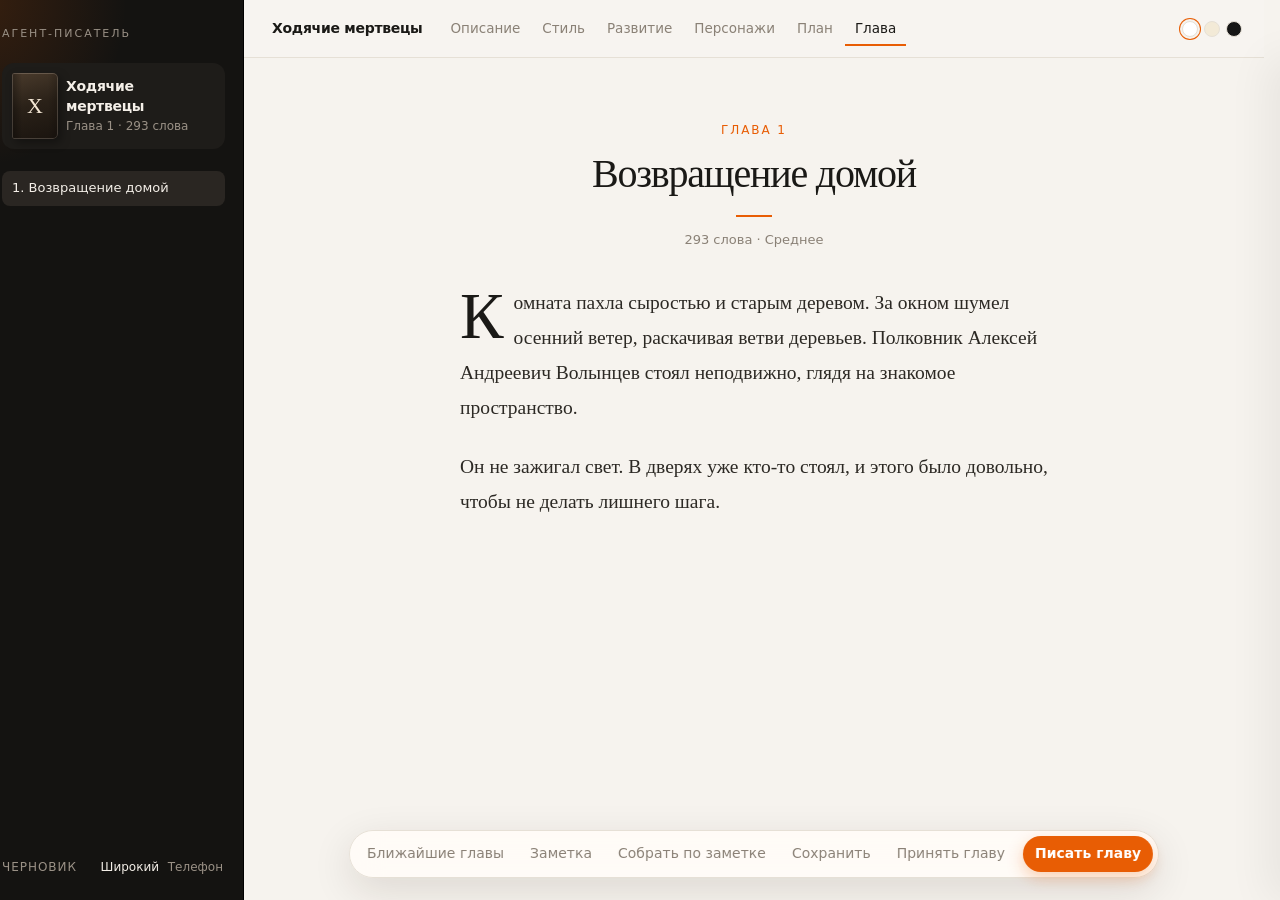
<file: app/web/preview-room.html>
<!DOCTYPE html>
<html lang="ru">
<head>
  <meta charset="UTF-8" />
  <meta name="viewport" content="width=device-width, initial-scale=1" />
  <title>Макет комнаты</title>
  <style>
    :root {
      --bg: #f6f3ee;
      --ink: #1a1916;
      --prose: #2c2924;
      --muted: #8a8176;
      --line: #e6e0d6;
      --orange: #e85d04;
      --dock: rgba(255, 252, 248, 0.92);
      --sheet: #fffcf8;
      --rail: #141311;
      --rail-ink: #f4efe8;
      --rail-dim: #9a9186;
      --rail-card: #1e1c19;
    }
    * { box-sizing: border-box; }
    html, body { margin: 0; height: 100%; overflow: hidden; }
    body {
      background: var(--bg);
      color: var(--ink);
      font: 14px/1.4 "Segoe UI Variable Text", "Segoe UI", system-ui, sans-serif;
    }
    button { font: inherit; color: inherit; background: none; border: 0; cursor: pointer; }
    body.sepia {
      --bg: #f3e6c8;
      --ink: #3b2e22;
      --prose: #433628;
      --muted: #8d7760;
      --line: #e2d0b0;
      --dock: rgba(248, 239, 220, 0.94);
      --sheet: #f8efdc;
    }
    body.night {
      --bg: #12110f;
      --ink: #f0ebe3;
      --prose: #d8d2c8;
      --muted: #8d8680;
      --line: #2a2723;
      --dock: rgba(28, 26, 23, 0.94);
      --sheet: #1c1a17;
    }
    .app { height: 100%; display: grid; grid-template-columns: 260px minmax(0, 1fr); }
    .rail {
      background:
        radial-gradient(120% 40% at 0% 0%, rgba(232, 93, 4, 0.16), transparent 46%),
        var(--rail);
      color: var(--rail-ink);
      display: flex;
      flex-direction: column;
      gap: 22px;
      padding: 26px 18px 20px;
      min-height: 0;
      border-right: 1px solid #000;
    }
    .logo {
      margin: 0;
      font-size: 11px;
      letter-spacing: 0.18em;
      text-transform: uppercase;
      color: var(--rail-dim);
    }
    .book {
      display: grid;
      grid-template-columns: 42px minmax(0, 1fr);
      gap: 12px;
      align-items: center;
      padding: 10px;
      border-radius: 12px;
      background: var(--rail-card);
    }
    .cover {
      width: 46px;
      height: 66px;
      border-radius: 2px 5px 5px 2px;
      background:
        linear-gradient(90deg, rgba(0, 0, 0, 0.35), transparent 22%, transparent 78%, rgba(0, 0, 0, 0.18)),
        linear-gradient(165deg, #4a3b2c 0%, #2a2118 48%, #1a140f 100%);
      color: #f3e6d4;
      display: grid;
      place-items: center;
      font-family: Georgia, "Palatino Linotype", serif;
      font-size: 22px;
      box-shadow: inset 0 0 0 1px rgba(243, 230, 212, 0.2), 3px 4px 10px rgba(0, 0, 0, 0.35);
    }
    .book strong { display: block; font-size: 14px; font-weight: 600; letter-spacing: -0.02em; }
    .book span { color: var(--rail-dim); font-size: 12px; }
    .rail p { margin: 0; }
    .chapters { display: flex; flex-direction: column; gap: 2px; }
    .chapters button {
      text-align: left;
      padding: 8px 10px;
      border-radius: 8px;
      color: var(--rail-dim);
      font-size: 13px;
    }
    .chapters button.on { color: var(--rail-ink); background: #2a2622; }
    .rail-foot {
      margin-top: auto;
      display: flex;
      align-items: center;
      justify-content: space-between;
      gap: 8px;
      color: var(--rail-dim);
      font-size: 12px;
      letter-spacing: 0.08em;
      text-transform: uppercase;
    }
    .fit button { color: var(--rail-dim); font-size: 12px; letter-spacing: 0; text-transform: none; padding: 4px 2px; }
    .fit button.on { color: var(--rail-ink); }
    .fit-back { display: none; color: var(--muted); font-size: 12px; }
    body.phone .fit-back { display: inline; }
    @media (max-width: 1180px) {
      .crumb { display: none; }
    }
    .room {
      min-width: 0;
      min-height: 0;
      display: flex;
      flex-direction: column;
      position: relative;
      background: var(--bg);
      color: var(--ink);
    }
    .top {
      height: 58px;
      flex-shrink: 0;
      display: flex;
      align-items: center;
      gap: 18px;
      padding: 0 22px 0 28px;
      border-bottom: 1px solid var(--line);
      background: color-mix(in srgb, var(--bg) 88%, white);
    }
    .crumb {
      flex: 0 1 auto;
      min-width: 0;
      color: var(--ink);
      font-size: 14px;
      font-weight: 650;
      letter-spacing: -0.02em;
      white-space: nowrap;
      overflow: hidden;
      text-overflow: ellipsis;
    }
    .steps {
      display: flex;
      gap: 2px;
      min-width: 0;
      overflow-x: auto;
      scrollbar-width: none;
    }
    .steps::-webkit-scrollbar { display: none; }
    .steps button {
      flex: 0 0 auto;
      padding: 8px 10px;
      color: var(--muted);
      border-radius: 8px;
      font-size: 13.5px;
    }
    .steps button.on {
      color: var(--ink);
      background: transparent;
      box-shadow: inset 0 -2px 0 var(--orange);
      border-radius: 0;
    }
    .tools { margin-left: auto; display: flex; align-items: center; gap: 14px; flex-shrink: 0; }
    .themes { display: flex; gap: 6px; }
    .themes button {
      width: 16px;
      height: 16px;
      border-radius: 50%;
      border: 1px solid var(--line);
    }
    .themes button[data-theme="white"] { background: #fff; }
    .themes button[data-theme="sepia"] { background: #f3ead7; }
    .themes button[data-theme="night"] { background: #161616; }
    .themes button.on { box-shadow: 0 0 0 2px var(--bg), 0 0 0 3px var(--orange); }
    .tools .fit { display: none; }
    .page { flex: 1; min-height: 0; overflow: auto; }
    .column { max-width: 660px; margin: 0 auto; padding: 64px 36px 140px; }
    .kicker {
      margin: 0 0 12px;
      color: var(--orange);
      font-size: 12px;
      letter-spacing: 0.16em;
      text-transform: uppercase;
    }
    .column h2 {
      margin: 0 0 28px;
      font-family: Georgia, "Palatino Linotype", Palatino, serif;
      font-size: 40px;
      font-weight: 500;
      line-height: 1.15;
      letter-spacing: -0.03em;
    }
    .column.reading { text-align: center; }
    .column.reading h2 { margin-bottom: 14px; }
    .column.reading h2::after {
      content: "";
      display: block;
      width: 36px;
      height: 2px;
      margin: 18px auto 0;
      background: var(--orange);
    }
    .meta {
      margin: 0 0 36px;
      color: var(--muted);
      font-size: 13px;
    }
    .prose { text-align: left; }
    .prose p {
      margin: 0 0 1.2em;
      font-family: Georgia, "Palatino Linotype", Palatino, serif;
      font-size: 19.5px;
      line-height: 1.8;
      color: var(--prose);
    }
    .column.reading .prose p:first-of-type::first-letter {
      float: left;
      margin: 6px 10px 0 0;
      font-size: 3.35em;
      line-height: 0.78;
      color: var(--ink);
    }
    .dock {
      position: absolute;
      z-index: 3;
      left: 50%;
      bottom: 22px;
      transform: translateX(-50%);
      display: flex;
      align-items: center;
      gap: 2px;
      max-width: calc(100% - 36px);
      padding: 5px;
      background: var(--dock);
      border: 1px solid var(--line);
      border-radius: 999px;
      box-shadow: 0 12px 40px rgba(40, 28, 12, 0.12);
      backdrop-filter: blur(16px);
    }
    .dock button {
      height: 36px;
      padding: 0 12px;
      border-radius: 11px;
      color: var(--muted);
      white-space: nowrap;
    }
    .dock button:hover { background: color-mix(in srgb, var(--ink) 6%, transparent); color: var(--ink); }
    .dock button.on { color: var(--orange); }
    .dock .accent {
      margin-left: 4px;
      background: var(--orange);
      color: #fff;
      font-weight: 650;
      border-radius: 999px;
      box-shadow: 0 6px 16px rgba(232, 93, 4, 0.28);
    }
    .dock .accent:hover { background: #cf5203; color: #fff; }
    .drawer {
      position: absolute;
      z-index: 2;
      top: 58px;
      right: 0;
      bottom: 0;
      width: min(380px, 100%);
      padding: 28px 26px 110px;
      background: var(--sheet);
      color: var(--ink);
      border-left: 1px solid var(--line);
      box-shadow: -16px 0 40px rgba(0, 0, 0, 0.06);
      transform: translateX(105%);
      transition: transform 260ms ease;
    }
    .drawer.open { transform: translateX(0); }
    .room:has(.drawer.open) .page { margin-right: 380px; }
    .drawer-head { display: flex; justify-content: space-between; align-items: center; margin-bottom: 18px; }
    .drawer h3 { margin: 0; font-size: 18px; letter-spacing: -0.02em; }
    .drawer-head button { color: var(--muted); }
    .drawer p { margin: 0 0 14px; font-size: 15px; line-height: 1.65; }
    .drawer textarea {
      width: 100%;
      min-height: 180px;
      resize: vertical;
      border: 1px solid var(--line);
      border-radius: 12px;
      background: transparent;
      color: inherit;
      padding: 12px 14px;
      font: inherit;
      line-height: 1.5;
    }
    body.phone .app { grid-template-columns: minmax(0, 1fr); }
    body.phone .rail { display: none; }
    body.phone .top { height: auto; flex-wrap: wrap; gap: 8px 12px; padding: 12px 16px 8px; }
    body.phone .steps { order: 3; width: 100%; }
    body.phone .column { padding: 32px 22px 128px; }
    body.phone .column h2 { font-size: 30px; }
    body.phone .prose p { font-size: 18px; }
    body.phone .dock {
      left: 12px;
      right: 12px;
      bottom: 12px;
      transform: none;
      width: auto;
      max-width: none;
      flex-wrap: wrap;
      justify-content: center;
      border-radius: 18px;
    }
    body.phone .dock .accent { order: -1; flex: 1 0 100%; margin: 0 0 2px; }
    body.phone .drawer { top: 108px; }
    body.phone .room:has(.drawer.open) .page { margin-right: 0; }
    @media (max-width: 860px) {
      .app { grid-template-columns: minmax(0, 1fr); }
      .rail { display: none; }
      .top { height: auto; flex-wrap: wrap; padding: 12px 16px 8px; }
      .column { padding: 28px 20px 108px; }
      .prose p { font-size: 18px; }
      .drawer { top: 108px; }
      .room:has(.drawer.open) .page { margin-right: 0; }
      .dock { left: 12px; right: 12px; transform: none; width: auto; flex-wrap: wrap; justify-content: center; border-radius: 18px; }
      .dock .accent { order: -1; flex: 1 0 100%; margin: 0 0 2px; }
    }
  </style>
</head>
<body>
  <div class="app">
    <aside class="rail">
      <p class="logo">Агент-писатель</p>
      <div class="book">
        <div class="cover" aria-hidden="true">Х</div>
        <div>
          <strong>Ходячие мертвецы</strong>
          <span>Глава 1 · 293 слова</span>
        </div>
      </div>
      <nav class="chapters" aria-label="Написанные главы">
        <button type="button" class="on">1. Возвращение домой</button>
      </nav>
      <div class="rail-foot">
        <span>Черновик</span>
        <div class="fit">
          <button type="button" id="wide" class="on">Широкий</button>
          <button type="button" id="phone">Телефон</button>
        </div>
      </div>
    </aside>
    <section class="room">
      <header class="top">
        <div class="crumb" id="kicker">Ходячие мертвецы</div>
        <nav class="steps" id="steps" aria-label="Этапы"></nav>
        <div class="tools">
          <div class="themes" role="group" aria-label="Фон текста">
            <button type="button" data-theme="white" class="on" title="Белый"></button>
            <button type="button" data-theme="sepia" title="Сепия"></button>
            <button type="button" data-theme="night" title="Ночь"></button>
          </div>
          <button type="button" class="fit-back" id="unphone">Широкий</button>
        </div>
      </header>
      <div class="page">
        <div class="column">
          <p class="kicker" id="eyebrow">Глава 1</p>
          <h2 id="heading">Возвращение домой</h2>
          <p class="meta" id="meta" hidden>293 слова</p>
          <div class="prose" id="page"></div>
        </div>
      </div>
      <aside class="drawer" id="drawer" aria-hidden="true">
        <div class="drawer-head">
          <h3 id="drawer-title"></h3>
          <button type="button" id="drawer-close">Закрыть</button>
        </div>
        <div id="drawer-body"></div>
      </aside>
      <footer class="dock" id="dock"></footer>
    </section>
  </div>
  <script>
    var pages = {
      card: ["Описание", "Замысел", "Полковник против нежити.\n\nОригинальная книга: ужас, постапокалипсис, третье лицо. Герой возвращается в родное поместье и застаёт деревню, которую уже не узнать."],
      style: ["Стиль", "Манера", "Короткая фраза. Предмет называется прямо.\n\nВнутреннее состояние видно по тому, что человек делает руками, а не по объяснению."],
      drama: ["Развитие", "Волынцев", "Хочет удержать дом и назвать живых по именам.\n\nВерит, что порядок ещё можно восстановить, если не поднимать шума."],
      people: ["Персонажи", "Волынцев", "Высокий, худощавый, лет сорока.\n\nВ сцене его узнать по тому, что он не зажигает свет и не повышает голос."],
      plan: ["План", "Три первых хода", "Вечером Волынцев входит в поместье и узнаёт, что деревня уже не его.\n\nОн остаётся у порога. За спиной появляются ещё фигуры.\n\nУтром он называет тех, кого узнал. Список короче, чем дом помнит."],
      chapter: ["Глава 1", "Возвращение домой", "Комната пахла сыростью и старым деревом. За окном шумел осенний ветер, раскачивая ветви деревьев. Полковник Алексей Андреевич Волынцев стоял неподвижно, глядя на знакомое пространство.\n\nОн не зажигал свет. В дверях уже кто-то стоял, и этого было довольно, чтобы не делать лишнего шага."]
    };
    var order = ["card", "style", "drama", "people", "plan", "chapter"];
    var names = { card: "Описание", style: "Стиль", drama: "Развитие", people: "Персонажи", plan: "План", chapter: "Глава" };
    var actions = { card: "Переписать описание", style: "Переписать стиль", drama: "Переписать развитие", people: "Переписать персонажей", plan: "Переписать план", chapter: "Писать главу" };
    var stage = "chapter";
    var sheet = "";
    function paragraphs(text) {
      var box = document.getElementById("page");
      box.innerHTML = "";
      text.split(/\n\n+/).forEach(function (part) {
        var p = document.createElement("p");
        p.textContent = part.replace(/\n/g, " ");
        box.appendChild(p);
      });
    }
    function render() {
      var page = pages[stage];
      var reading = stage === "chapter";
      document.querySelector(".column").classList.toggle("reading", reading);
      document.getElementById("eyebrow").textContent = page[0];
      document.getElementById("heading").textContent = page[1];
      document.getElementById("kicker").textContent = "Ходячие мертвецы";
      var meta = document.getElementById("meta");
      meta.hidden = !reading;
      meta.textContent = "293 слова · Среднее";
      paragraphs(page[2]);
      var steps = document.getElementById("steps");
      steps.innerHTML = "";
      order.forEach(function (id) {
        var b = document.createElement("button");
        b.type = "button";
        b.textContent = names[id];
        if (id === stage) b.className = "on";
        b.onclick = function () { stage = id; sheet = ""; render(); };
        steps.appendChild(b);
      });
      var current = steps.querySelector(".on");
      if (current) current.scrollIntoView({ inline: "nearest", block: "nearest" });
      var dock = document.getElementById("dock");
      dock.innerHTML = "";
      function add(label, cls, fn) {
        var b = document.createElement("button");
        b.type = "button";
        b.textContent = label;
        if (cls) b.className = cls;
        b.onclick = fn;
        dock.appendChild(b);
      }
      if (stage === "chapter" || stage === "plan") add("Ближайшие главы", sheet === "arc" ? "on" : "", function () { sheet = sheet === "arc" ? "" : "arc"; render(); });
      add("Заметка", sheet === "note" ? "on" : "", function () { sheet = sheet === "note" ? "" : "note"; render(); });
      add("Собрать по заметке", "", function () {});
      add("Сохранить", "", function () {});
      if (stage === "chapter") add("Принять главу", "", function () {});
      add(actions[stage], "accent", function () {});
      var drawer = document.getElementById("drawer");
      drawer.classList.toggle("open", sheet !== "");
      drawer.setAttribute("aria-hidden", sheet ? "false" : "true");
      var title = document.getElementById("drawer-title");
      var body = document.getElementById("drawer-body");
      if (sheet === "arc") {
        title.textContent = "Ближайшие главы";
        body.innerHTML = "<p>О планах действий пока рано. Это обещание не раскрывается раньше главы 5.</p><p>Эта глава. Возвращение домой. Волынцев приезжает в поместье и видит, что деревня захвачена.</p>";
      } else if (sheet === "note") {
        title.textContent = stage === "people" ? "Заметки о мире" : "Заметка";
        body.innerHTML = "";
        var area = document.createElement("textarea");
        area.placeholder = "Замечание к переписи или текст, из которого собрать книгу";
        body.appendChild(area);
      } else {
        title.textContent = "";
        body.innerHTML = "";
      }
    }
    document.getElementById("drawer-close").onclick = function () { sheet = ""; render(); };
    document.getElementById("wide").onclick = function () {
      document.body.classList.remove("phone");
      this.classList.add("on");
      document.getElementById("phone").classList.remove("on");
    };
    document.getElementById("phone").onclick = function () {
      document.body.classList.add("phone");
      this.classList.add("on");
      document.getElementById("wide").classList.remove("on");
    };
    document.getElementById("unphone").onclick = function () {
      document.body.classList.remove("phone");
      document.getElementById("wide").classList.add("on");
      document.getElementById("phone").classList.remove("on");
    };
    document.querySelectorAll(".themes button").forEach(function (button) {
      button.onclick = function () {
        document.body.classList.remove("sepia", "night");
        if (button.dataset.theme === "sepia") document.body.classList.add("sepia");
        if (button.dataset.theme === "night") document.body.classList.add("night");
        document.querySelectorAll(".themes button").forEach(function (item) {
          item.classList.toggle("on", item === button);
        });
      };
    });
    render();
    var stepsEl = document.getElementById("steps");
    if (window.ResizeObserver) {
      new ResizeObserver(function () {
        var on = stepsEl.querySelector(".on");
        if (on) on.scrollIntoView({ inline: "nearest", block: "nearest" });
      }).observe(stepsEl);
    }
  </script>
</body>
</html>
</file>
